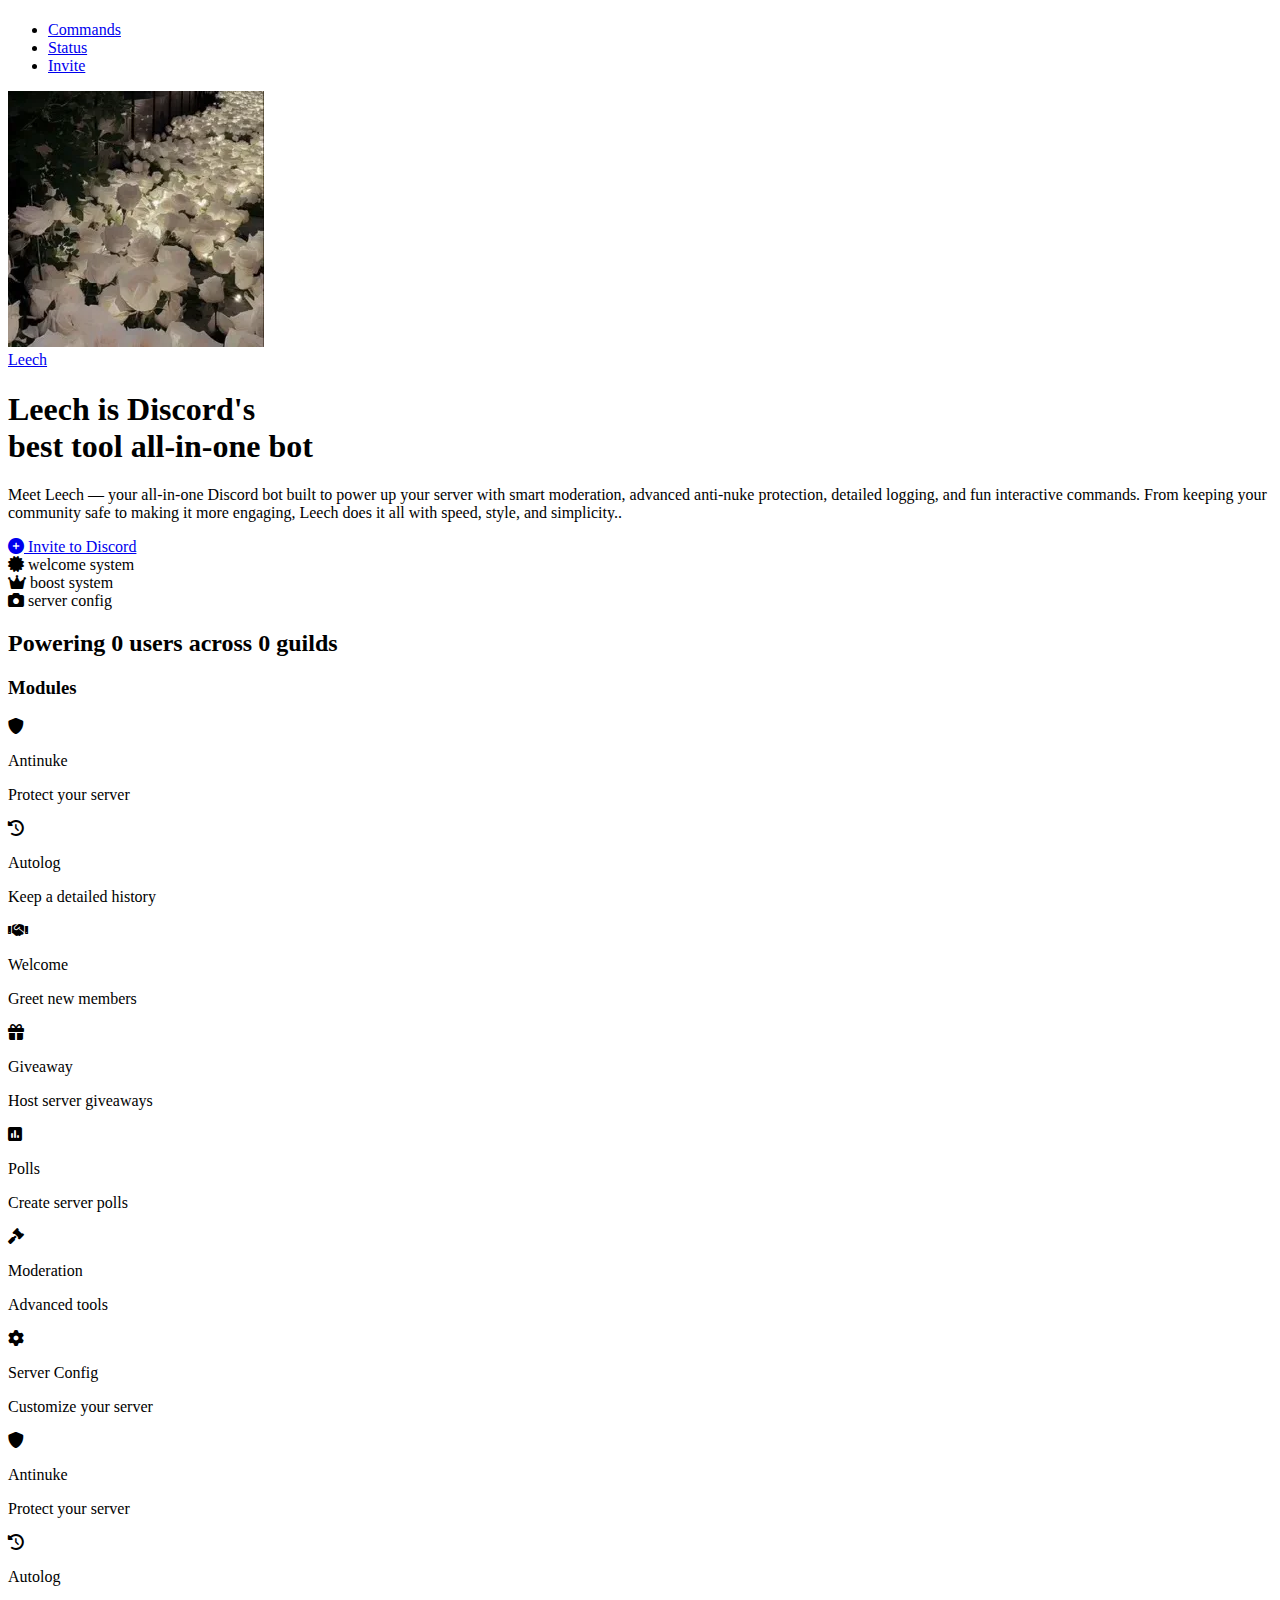
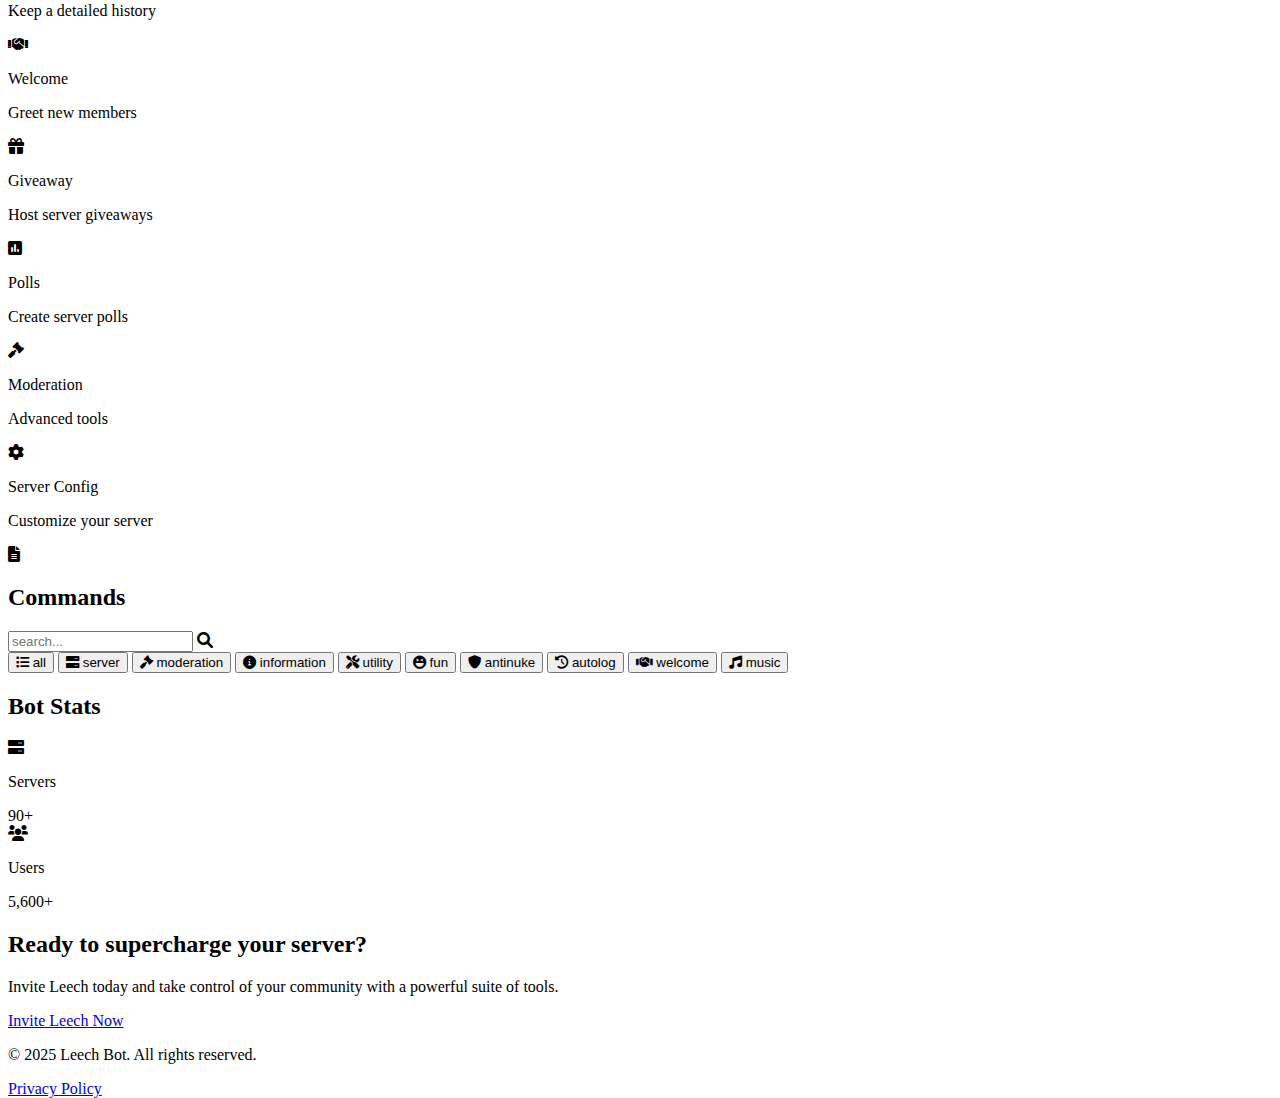
<file: index.html>
<!DOCTYPE html>
<html lang="en">
<head>
    <meta charset="UTF-8">
    <meta name="viewport" content="width=device-width, initial-scale=1.0">
    <title>leech - A Powerful Discord Bot</title>

    <link rel="icon" href="23df550a262bb59e321c9176363c763e.webp" type="image/png">

    <meta property="og:title" content="leech">
    <meta property="og:description" content="Meet Leech — your all-in-one Discord bot built to power up your server with smart moderation, advanced anti-nuke protection, detailed logging, and fun interactive commands. From keeping your community safe to making it more engaging, Leech does it all with speed, style, and simplicity.">
    <meta property="og:url" content="leech.world">
    <meta property="og:image" content="72b84e261db5a06170f0123e51b500b7-removebg-preview.png"> 
    <meta property="og:type" content="website">
    <meta name="theme-color" content="#566c60">
    <link rel="stylesheet" href="style.css">
    <link rel="stylesheet" href="https://cdnjs.cloudflare.com/ajax/libs/font-awesome/6.0.0-beta3/css/all.min.css">
    <link rel="preconnect" href="https://fonts.googleapis.com">
    <link rel="preconnect" href="https://fonts.gstatic.com" crossorigin>
    <link href="https://fonts.googleapis.com/css2?family=Orbitron:wght@400..900&display=swap" rel="stylesheet">
</head>
<body>

    <div id="preloader">
        <h1 class="typing-text"></h1>
    </div>

    <div id="main-content" class="hidden">

    <header class="header">
        <nav class="navbar">
            <div class="header-center-bar">
                <ul class="nav-links">
                    <li><a href="#commands" data-path="/commands" onclick="hideMobileMenu(event)">Commands</a></li>
                    <li><a href="#stats" data-path="/stats" onclick="hideMobileMenu(event)">Status</a></li>
                    <li>
                        <a href="https://discord.com/oauth2/authorize?client_id=1397794405007757383&permissions=8&integration_type=0&scope=bot+applications.commands" class="btn primary-btn glow-btn">Invite</a>
                    </li>
                </ul>
                <div class="logo-box">
                    <div class="logo-circle">
                        <img src="23df550a262bb59e321c9176363c763e.webp" alt="Leech Logo" class="bot-logo">
                    </div>
                    <a href="#home" class="logo">Leech</a>
                </div>
            </div>
            <div class="hamburger">
                <div class="line"></div>
                <div class="line"></div>
                <div class="line"></div>
            </div>
        </nav>
    </header>

    <section id="home" class="hero animate-on-scroll">
        <div class="container hero-content">
            <div class="hero-text">
                <h1>Leech is Discord's <br>best tool <span class="highlight">all-in-one bot</span></h1>
                <p>Meet Leech — your all-in-one Discord bot built to power up your server with smart moderation, advanced anti-nuke protection, detailed logging, and fun interactive commands. From keeping your community safe to making it more engaging, Leech does it all with speed, style, and simplicity..</p>
                <div class="hero-buttons">
                    <a href="https://discord.com/oauth2/authorize?client_id=1397794405007757383&permissions=8&integration_type=0&scope=bot+applications.commands" class="btn primary-btn large-btn glow-btn"><i class="fas fa-plus-circle"></i> Invite to Discord</a>                </div>
            </div>
            <div class="hero-features">
                <div class="feature-box glow-card">
                    <i class="fas fa-certificate"></i> welcome system
                </div>
                <div class="feature-box glow-card">
                    <i class="fas fa-crown"></i> boost system
                </div>
                <div class="feature-box glow-card">
                    <i class="fas fa-camera"></i> server config
                </div>
            </div>
        </div>
    </section>

    <section id="stats-banner" class="animate-on-scroll">
        <div class="container">
            <h2 class="stats-text">Powering <span id="animated-user-count" class="animated-count">0</span> users across <span id="animated-server-count" class="animated-count">0</span> guilds</h2>
        </div>
    </section>

    <section id="modules-carousel" class="animate-on-scroll">
        <div class="container">
            <div class="modules-title-container">
                <h3 class="modules-title">Modules</h3>
            </div>
            <div class="modules-carousel-container">
                <div class="modules-carousel-track">
                    <div class="modules-carousel-items">
                        <div class="module-card">
                            <i class="fas fa-shield-alt module-icon"></i>
                            <div class="module-info">
                                <p class="module-name">Antinuke</p>
                                <p class="module-members">Protect your server</p>
                            </div>
                        </div>
                        <div class="module-card">
                            <i class="fas fa-history module-icon"></i>
                            <div class="module-info">
                                <p class="module-name">Autolog</p>
                                <p class="module-members">Keep a detailed history</p>
                            </div>
                        </div>
                        <div class="module-card">
                            <i class="fas fa-handshake module-icon"></i>
                            <div class="module-info">
                                <p class="module-name">Welcome</p>
                                <p class="module-members">Greet new members</p>
                            </div>
                        </div>
                        <div class="module-card">
                            <i class="fas fa-gift module-icon"></i>
                            <div class="module-info">
                                <p class="module-name">Giveaway</p>
                                <p class="module-members">Host server giveaways</p>
                            </div>
                        </div>
                        <div class="module-card">
                            <i class="fas fa-poll module-icon"></i>
                            <div class="module-info">
                                <p class="module-name">Polls</p>
                                <p class="module-members">Create server polls</p>
                            </div>
                        </div>
                        <div class="module-card">
                            <i class="fas fa-gavel module-icon"></i>
                            <div class="module-info">
                                <p class="module-name">Moderation</p>
                                <p class="module-members">Advanced tools</p>
                            </div>
                        </div>
                        <div class="module-card">
                            <i class="fas fa-cog module-icon"></i>
                            <div class="module-info">
                                <p class="module-name">Server Config</p>
                                <p class="module-members">Customize your server</p>
                            </div>
                        </div>
                    </div>
                    <div class="modules-carousel-items">
                        <div class="module-card">
                            <i class="fas fa-shield-alt module-icon"></i>
                            <div class="module-info">
                                <p class="module-name">Antinuke</p>
                                <p class="module-members">Protect your server</p>
                            </div>
                        </div>
                        <div class="module-card">
                            <i class="fas fa-history module-icon"></i>
                            <div class="module-info">
                                <p class="module-name">Autolog</p>
                                <p class="module-members">Keep a detailed history</p>
                            </div>
                        </div>
                        <div class="module-card">
                            <i class="fas fa-handshake module-icon"></i>
                            <div class="module-info">
                                <p class="module-name">Welcome</p>
                                <p class="module-members">Greet new members</p>
                            </div>
                        </div>
                        <div class="module-card">
                            <i class="fas fa-gift module-icon"></i>
                            <div class="module-info">
                                <p class="module-name">Giveaway</p>
                                <p class="module-members">Host server giveaways</p>
                            </div>
                        </div>
                        <div class="module-card">
                            <i class="fas fa-poll module-icon"></i>
                            <div class="module-info">
                                <p class="module-name">Polls</p>
                                <p class="module-members">Create server polls</p>
                            </div>
                        </div>
                        <div class="module-card">
                            <i class="fas fa-gavel module-icon"></i>
                            <div class="module-info">
                                <p class="module-name">Moderation</p>
                                <p class="module-members">Advanced tools</p>
                            </div>
                        </div>
                        <div class="module-card">
                            <i class="fas fa-cog module-icon"></i>
                            <div class="module-info">
                                <p class="module-name">Server Config</p>
                                <p class="module-members">Customize your server</p>
                            </div>
                        </div>
                    </div>
                </div>
            </div>
        </div>
    </section>

        <section id="commands" class="commands section-padding">
        <div class="container">
            <div class="commands-header">
                <div class="commands-title">
                    <i class="fas fa-file-alt"></i>
                    <h2>Commands</h2>
                </div>
                <div class="search-box">
                    <input type="text" id="search-input" placeholder="search...">
                    <i class="fas fa-search"></i>
                </div>
            </div>

          <div class="commands-tabs-container">
              <div class="commands-tabs-wrapper">
                  <div class="commands-tabs">
                        <button class="tab-button active" data-category="all">
                            <i class="fas fa-list"></i> all
                            <span class="command-count"></span>
                        </button>
                        <button class="tab-button" data-category="server">
                            <i class="fas fa-server"></i> server
                            <span class="command-count"></span>
                        </button>
                        <button class="tab-button" data-category="moderation">
                            <i class="fas fa-gavel"></i> moderation
                            <span class="command-count"></span>
                        </button>
                        <button class="tab-button" data-category="information">
                            <i class="fas fa-info-circle"></i> information
                            <span class="command-count"></span>
                        </button>
                        <button class="tab-button" data-category="utility">
                            <i class="fas fa-tools"></i> utility
                            <span class="command-count"></span>
                        </button>
                        <button class="tab-button" data-category="fun">
                            <i class="fas fa-laugh-squint"></i> fun
                            <span class="command-count"></span>
                        </button>
                        <button class="tab-button" data-category="antinuke">
                            <i class="fas fa-shield-alt"></i> antinuke
                            <span class="command-count"></span>
                        </button>
                        <button class="tab-button" data-category="autolog">
                            <i class="fas fa-history"></i> autolog
                            <span class="command-count"></span>
                        </button>
                        <button class="tab-button" data-category="welcome">
                            <i class="fas fa-handshake"></i> welcome
                            <span class="command-count"></span>
                        </button>
                        <button class="tab-button" data-category="music">
                            <i class="fas fa-music"></i> music
                            <span class="command-count"></span>
                        </button>
                    </div>
              </div>
          </div>

            <div id="command-list-container" class="command-grid">
            </div>
        </div>
    </section>

    <section id="stats" class="stats section-padding animate-on-scroll">
        <div class="container">
            <h2 class="section-title">Bot Stats</h2>
            <div class="stats-card glow-card">
                <div class="stat-item">
                    <i class="fas fa-server"></i>
                    <p>Servers</p>
                    <span id="server-count">90+</span>
                </div>
                <div class="stat-item">
                    <i class="fas fa-users"></i>
                    <p>Users</p>
                    <span id="user-count">5,600+</span>
                </div>
            </div>
        </div>
    </section>

    <section id="invite" class="invite section-padding animate-on-scroll">
        <div class="container invite-content">
            <div class="invite-text">
                <h2>Ready to supercharge your server?</h2>
                <p>Invite Leech today and take control of your community with a powerful suite of tools.</p>
                <a href="https://discord.com/oauth2/authorize?client_id=1397794405007757383&permissions=8&integration_type=0&scope=bot+applications.commands" class="btn primary-btn large-btn glow-btn">Invite Leech Now</a>
            </div>
        </div>
    </section>

    <footer class="footer">
        <div class="container">
            <p>&copy; 2025 Leech Bot. All rights reserved.</p>
            <p><a href="privacy-policy.html">Privacy Policy</a></p>
        </div>
    </footer>

    </div>

    <script src="script.js"></script>
</body>
</html>
</file>
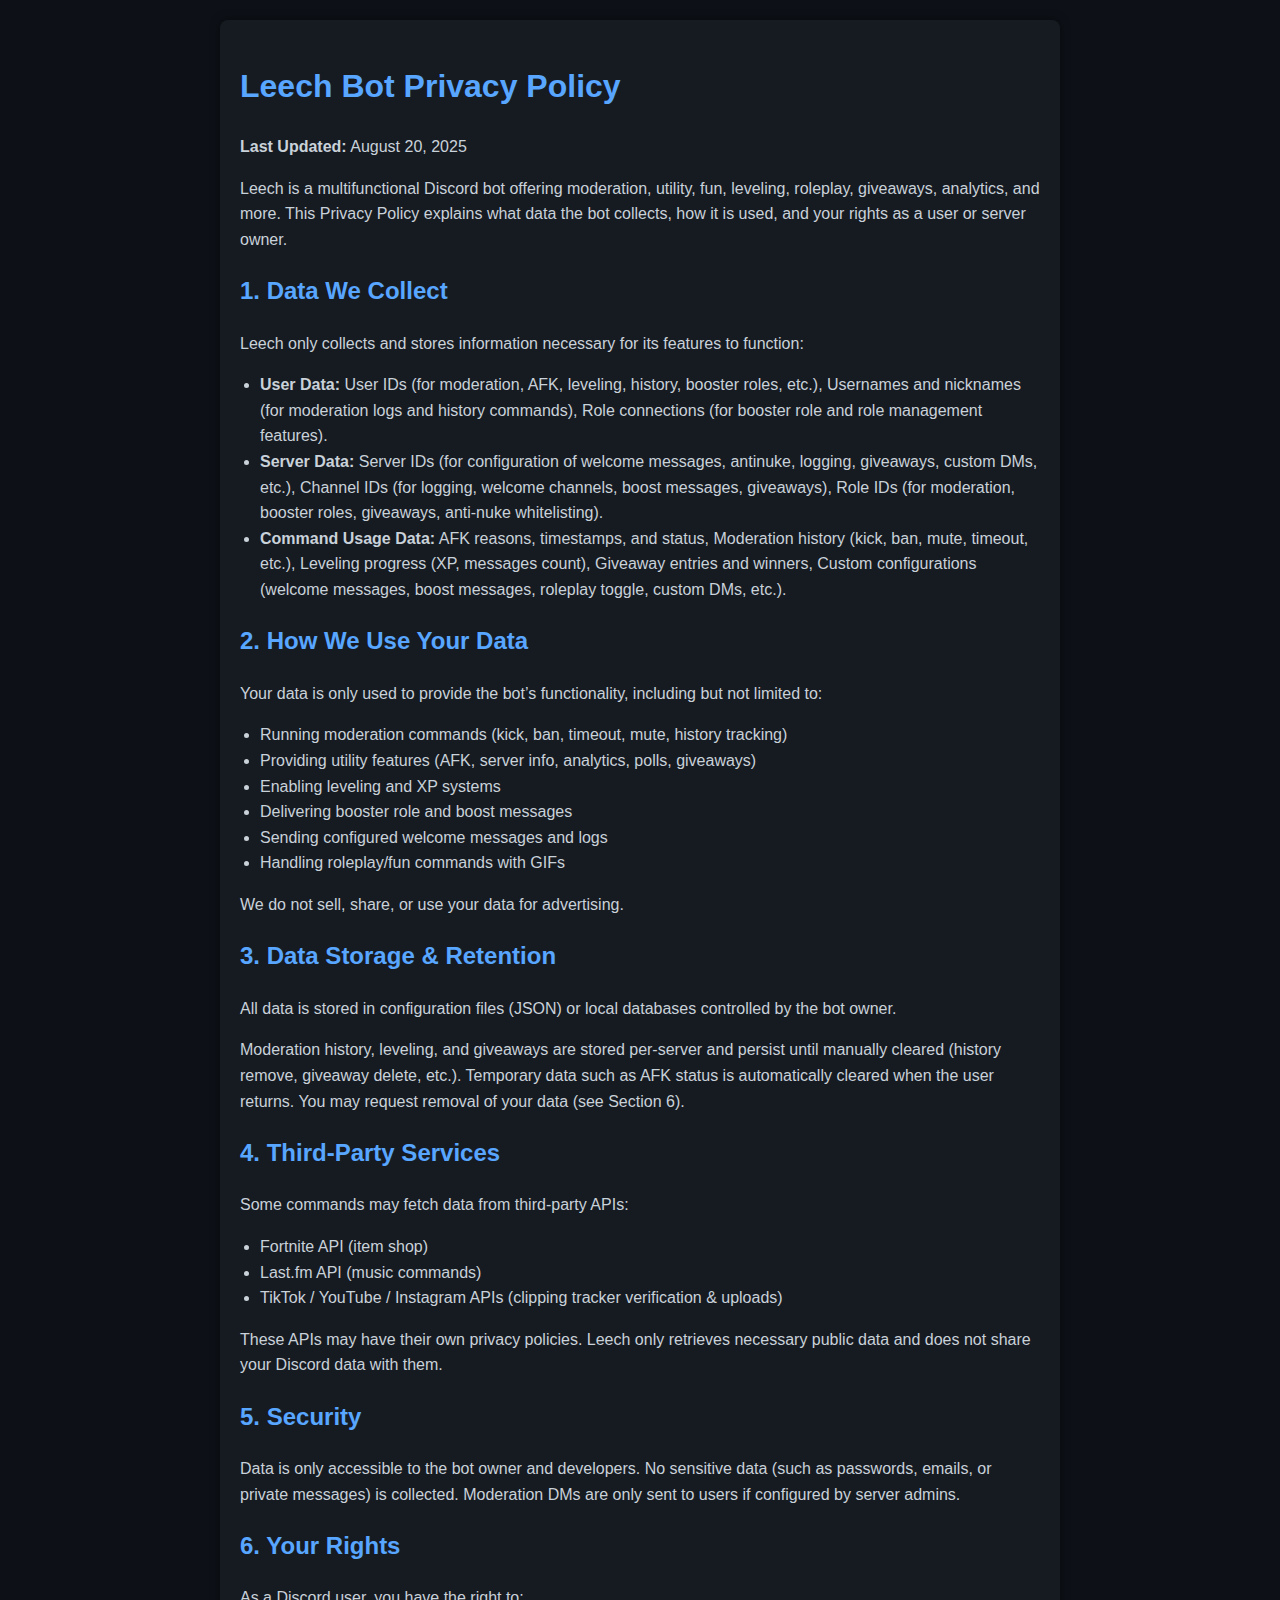
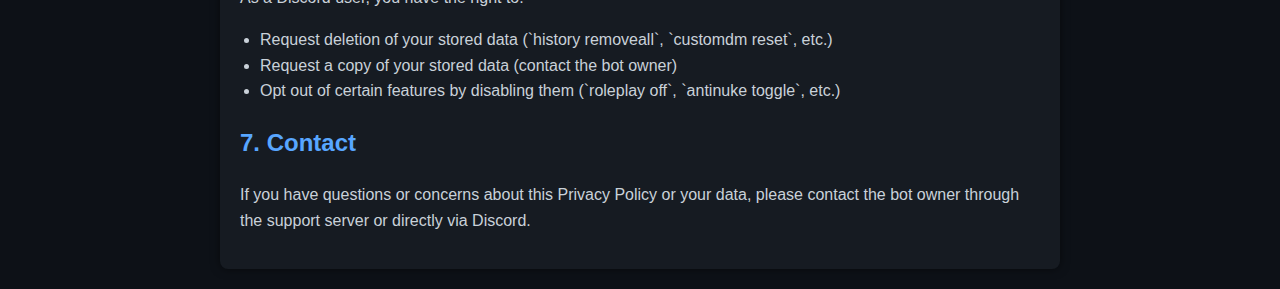
<file: privacy-policy.html>
<!DOCTYPE html>
<html lang="en">
<head>
    <meta charset="UTF-8">
    <meta name="viewport" content="width=device-width, initial-scale=1.0">
    <title>Leech - Privacy Policy</title>
    <link rel="stylesheet" href="style.css">
    <link rel="preconnect" href="https://fonts.googleapis.com">
    <link rel="preconnect" href="https://fonts.gstatic.com" crossorigin>
    <link href="https://fonts.googleapis.com/css2?family=Orbitron:wght@400..900&display=swap" rel="stylesheet">
    <style>
        body {
            background-color: #0d1117;
            color: #c9d1d9;
            font-family: Arial, sans-serif;
            line-height: 1.6;
            margin: 0;
            padding: 20px;
        }
        .container {
            max-width: 800px;
            margin: auto;
            background: #161b22;
            padding: 20px;
            border-radius: 8px;
            box-shadow: 0 0 10px rgba(0, 0, 0, 0.5);
        }
        h1, h2, h3 {
            color: #58a6ff;
        }
        ul {
            list-style-type: disc;
            padding-left: 20px;
        }
        a {
            color: #58a6ff;
            text-decoration: none;
        }
        a:hover {
            text-decoration: underline;
        }
    </style>
</head>
<body>
    <div class="container">
        <h1>Leech Bot Privacy Policy</h1>
        <p><strong>Last Updated:</strong> August 20, 2025</p>
        <p>Leech is a multifunctional Discord bot offering moderation, utility, fun, leveling, roleplay, giveaways, analytics, and more. This Privacy Policy explains what data the bot collects, how it is used, and your rights as a user or server owner.</p>

        <h2>1. Data We Collect</h2>
        <p>Leech only collects and stores information necessary for its features to function:</p>
        <ul>
            <li><strong>User Data:</strong> User IDs (for moderation, AFK, leveling, history, booster roles, etc.), Usernames and nicknames (for moderation logs and history commands), Role connections (for booster role and role management features).</li>
            <li><strong>Server Data:</strong> Server IDs (for configuration of welcome messages, antinuke, logging, giveaways, custom DMs, etc.), Channel IDs (for logging, welcome channels, boost messages, giveaways), Role IDs (for moderation, booster roles, giveaways, anti-nuke whitelisting).</li>
            <li><strong>Command Usage Data:</strong> AFK reasons, timestamps, and status, Moderation history (kick, ban, mute, timeout, etc.), Leveling progress (XP, messages count), Giveaway entries and winners, Custom configurations (welcome messages, boost messages, roleplay toggle, custom DMs, etc.).</li>
        </ul>

        <h2>2. How We Use Your Data</h2>
        <p>Your data is only used to provide the bot’s functionality, including but not limited to:</p>
        <ul>
            <li>Running moderation commands (kick, ban, timeout, mute, history tracking)</li>
            <li>Providing utility features (AFK, server info, analytics, polls, giveaways)</li>
            <li>Enabling leveling and XP systems</li>
            <li>Delivering booster role and boost messages</li>
            <li>Sending configured welcome messages and logs</li>
            <li>Handling roleplay/fun commands with GIFs</li>
        </ul>
        <p>We do not sell, share, or use your data for advertising.</p>

        <h2>3. Data Storage & Retention</h2>
        <p>All data is stored in configuration files (JSON) or local databases controlled by the bot owner.</p>
        <p>Moderation history, leveling, and giveaways are stored per-server and persist until manually cleared (history remove, giveaway delete, etc.). Temporary data such as AFK status is automatically cleared when the user returns. You may request removal of your data (see Section 6).</p>

        <h2>4. Third-Party Services</h2>
        <p>Some commands may fetch data from third-party APIs:</p>
        <ul>
            <li>Fortnite API (item shop)</li>
            <li>Last.fm API (music commands)</li>
            <li>TikTok / YouTube / Instagram APIs (clipping tracker verification & uploads)</li>
        </ul>
        <p>These APIs may have their own privacy policies. Leech only retrieves necessary public data and does not share your Discord data with them.</p>

        <h2>5. Security</h2>
        <p>Data is only accessible to the bot owner and developers. No sensitive data (such as passwords, emails, or private messages) is collected. Moderation DMs are only sent to users if configured by server admins.</p>

        <h2>6. Your Rights</h2>
        <p>As a Discord user, you have the right to:</p>
        <ul>
            <li>Request deletion of your stored data (`history removeall`, `customdm reset`, etc.)</li>
            <li>Request a copy of your stored data (contact the bot owner)</li>
            <li>Opt out of certain features by disabling them (`roleplay off`, `antinuke toggle`, etc.)</li>
        </ul>

        <h2>7. Contact</h2>
        <p>If you have questions or concerns about this Privacy Policy or your data, please contact the bot owner through the support server or directly via Discord.</p>

    </div>
</body>
</html>
</file>
<file: style.css>
html {
  height: 100%;
  width: 100%;
}
</file>
